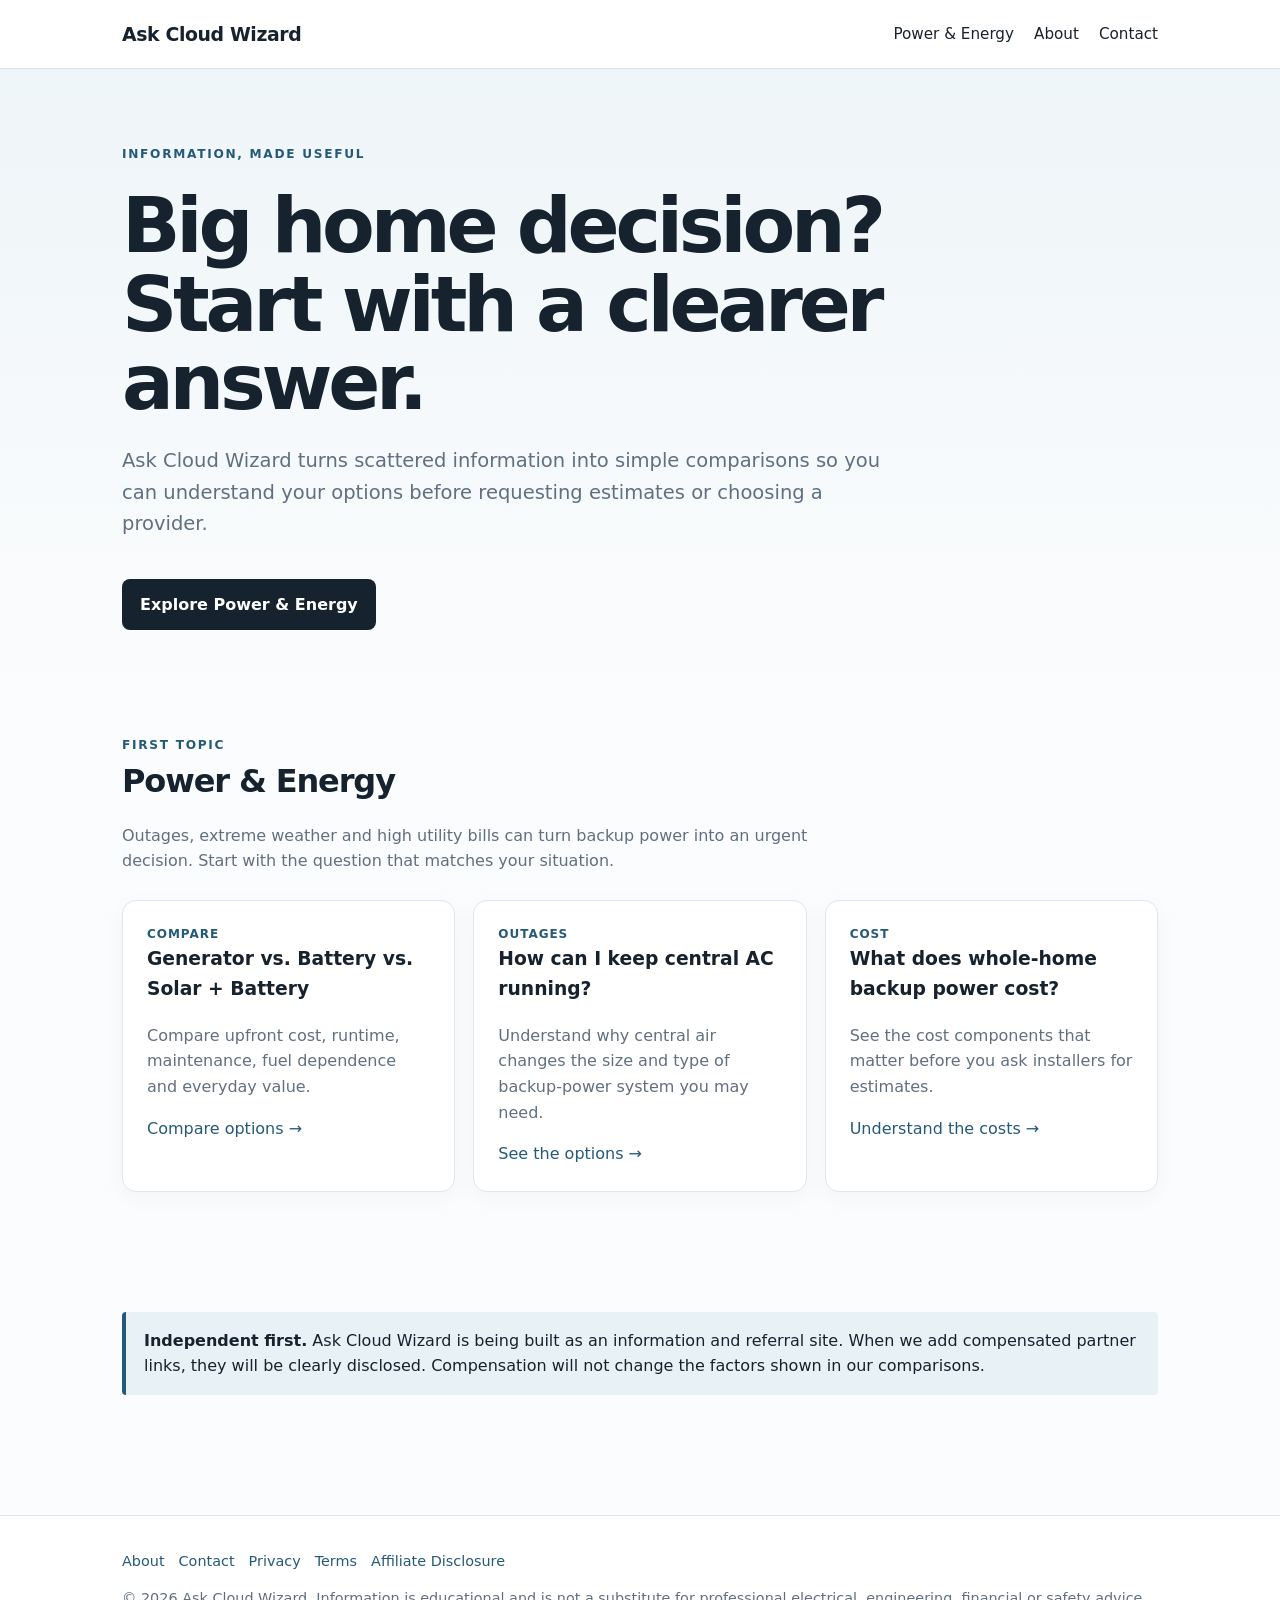
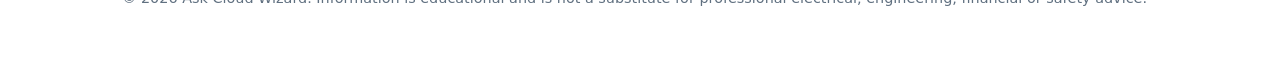
<file: index.html>
<!doctype html><html lang="en"><head><meta charset="utf-8"><meta name="viewport" content="width=device-width,initial-scale=1"><title>Ask Cloud Wizard | Clear answers for high-cost home decisions</title><meta name="description" content="Plain-English comparisons for home energy, backup power and other high-cost household decisions."><link rel="stylesheet" href="styles.css"></head><body><header><div class="wrap nav"><a class="brand" href="index.html">Ask Cloud Wizard</a><nav><a href="#power">Power & Energy</a><a href="about.html">About</a><a href="contact.html">Contact</a></nav></div></header><main><section class="hero"><div class="wrap"><div class="eyebrow">Information, made useful</div><h1>Big home decision? Start with a clearer answer.</h1><p class="lead">Ask Cloud Wizard turns scattered information into simple comparisons so you can understand your options before requesting estimates or choosing a provider.</p><a class="cta" href="#power">Explore Power & Energy</a></div></section><section id="power"><div class="wrap"><div class="eyebrow">First topic</div><h2>Power & Energy</h2><p class="sub">Outages, extreme weather and high utility bills can turn backup power into an urgent decision. Start with the question that matches your situation.</p><div class="grid"><article class="card"><div class="tag">Compare</div><h3>Generator vs. Battery vs. Solar + Battery</h3><p>Compare upfront cost, runtime, maintenance, fuel dependence and everyday value.</p><a href="generator-vs-battery.html">Compare options →</a></article><article class="card"><div class="tag">Outages</div><h3>How can I keep central AC running?</h3><p>Understand why central air changes the size and type of backup-power system you may need.</p><a href="run-ac-during-outage.html">See the options →</a></article><article class="card"><div class="tag">Cost</div><h3>What does whole-home backup power cost?</h3><p>See the cost components that matter before you ask installers for estimates.</p><a href="backup-power-cost.html">Understand the costs →</a></article></div></div></section><section><div class="wrap"><div class="notice"><strong>Independent first.</strong> Ask Cloud Wizard is being built as an information and referral site. When we add compensated partner links, they will be clearly disclosed. Compensation will not change the factors shown in our comparisons.</div></div></section></main><footer><div class="wrap"><div><a href="about.html">About</a><a href="contact.html">Contact</a><a href="privacy.html">Privacy</a><a href="terms.html">Terms</a><a href="affiliate-disclosure.html">Affiliate Disclosure</a></div><p>© 2026 Ask Cloud Wizard. Information is educational and is not a substitute for professional electrical, engineering, financial or safety advice.</p></div></footer></body></html>
</file>
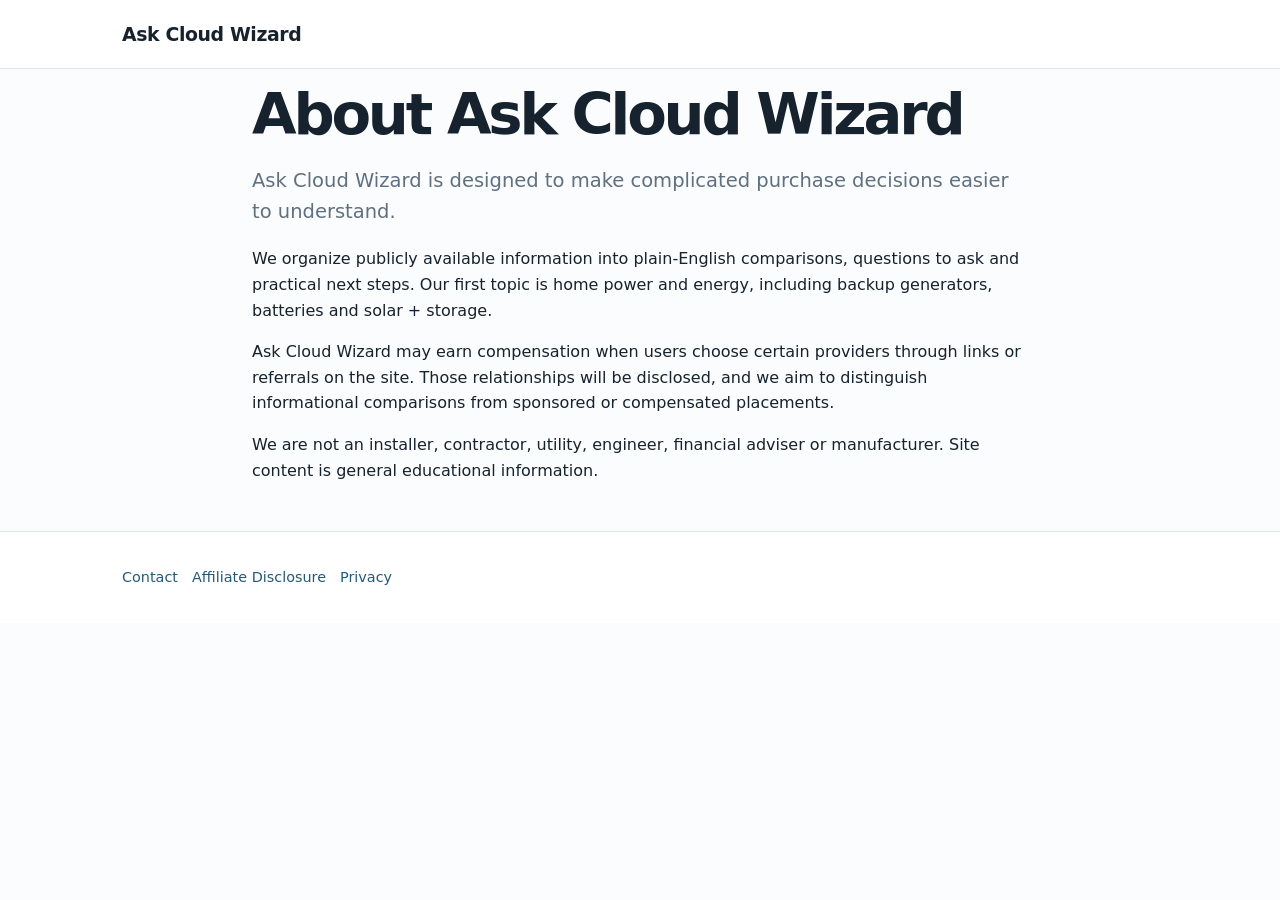
<file: about.html>
<!doctype html><html lang="en"><head><meta charset="utf-8"><meta name="viewport" content="width=device-width,initial-scale=1"><title>About | Ask Cloud Wizard</title><link rel="stylesheet" href="styles.css"></head><body><header><div class="wrap nav"><a class="brand" href="index.html">Ask Cloud Wizard</a></div></header><main class="wrap article"><h1>About Ask Cloud Wizard</h1><p class="lead">Ask Cloud Wizard is designed to make complicated purchase decisions easier to understand.</p><p>We organize publicly available information into plain-English comparisons, questions to ask and practical next steps. Our first topic is home power and energy, including backup generators, batteries and solar + storage.</p><p>Ask Cloud Wizard may earn compensation when users choose certain providers through links or referrals on the site. Those relationships will be disclosed, and we aim to distinguish informational comparisons from sponsored or compensated placements.</p><p>We are not an installer, contractor, utility, engineer, financial adviser or manufacturer. Site content is general educational information.</p></main><footer><div class="wrap"><a href="contact.html">Contact</a><a href="affiliate-disclosure.html">Affiliate Disclosure</a><a href="privacy.html">Privacy</a></div></footer></body></html>
</file>
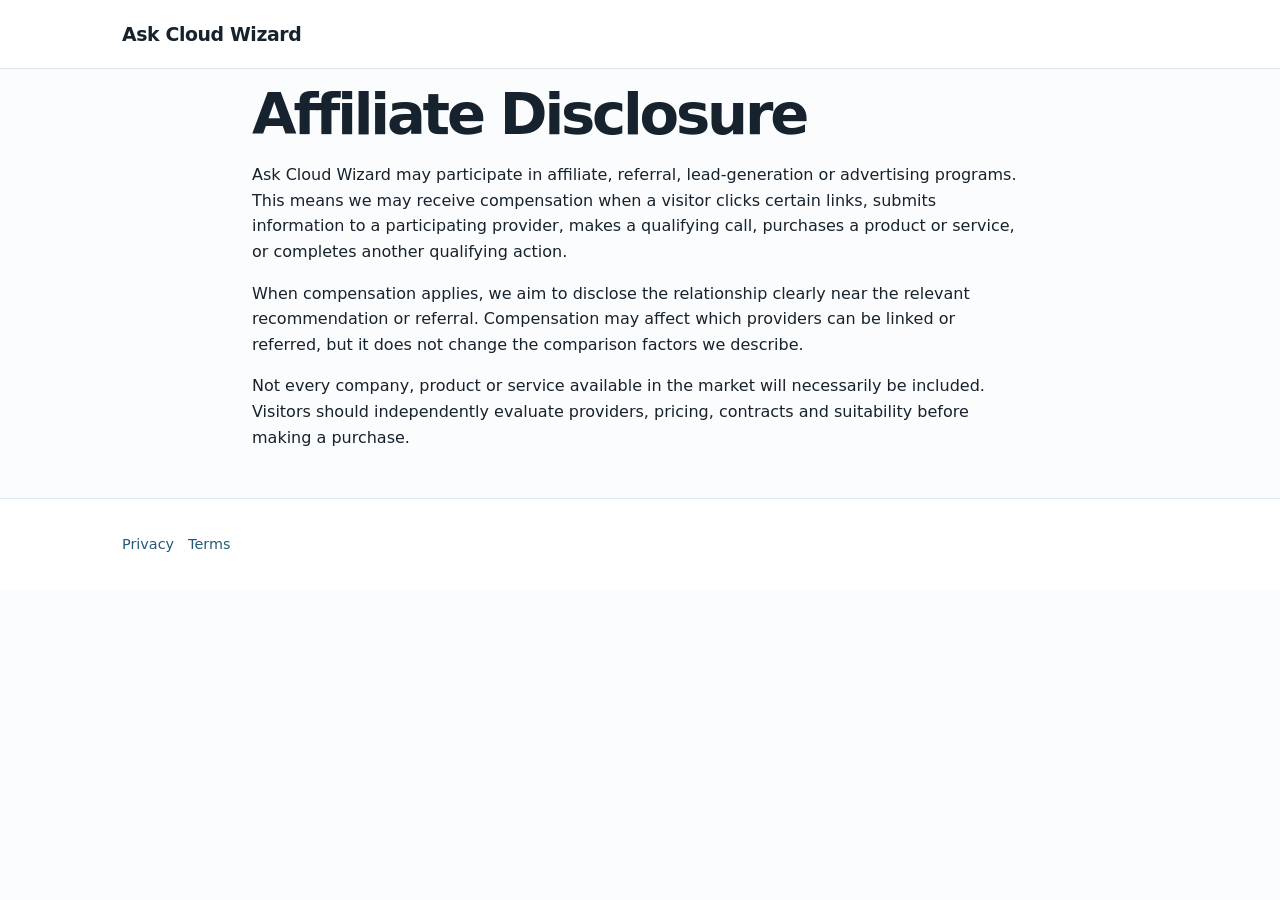
<file: affiliate-disclosure.html>
<!doctype html><html lang="en"><head><meta charset="utf-8"><meta name="viewport" content="width=device-width,initial-scale=1"><title>Affiliate Disclosure | Ask Cloud Wizard</title><link rel="stylesheet" href="styles.css"></head><body><header><div class="wrap nav"><a class="brand" href="index.html">Ask Cloud Wizard</a></div></header><main class="wrap article"><h1>Affiliate Disclosure</h1><p>Ask Cloud Wizard may participate in affiliate, referral, lead-generation or advertising programs. This means we may receive compensation when a visitor clicks certain links, submits information to a participating provider, makes a qualifying call, purchases a product or service, or completes another qualifying action.</p><p>When compensation applies, we aim to disclose the relationship clearly near the relevant recommendation or referral. Compensation may affect which providers can be linked or referred, but it does not change the comparison factors we describe.</p><p>Not every company, product or service available in the market will necessarily be included. Visitors should independently evaluate providers, pricing, contracts and suitability before making a purchase.</p></main><footer><div class="wrap"><a href="privacy.html">Privacy</a><a href="terms.html">Terms</a></div></footer></body></html>
</file>
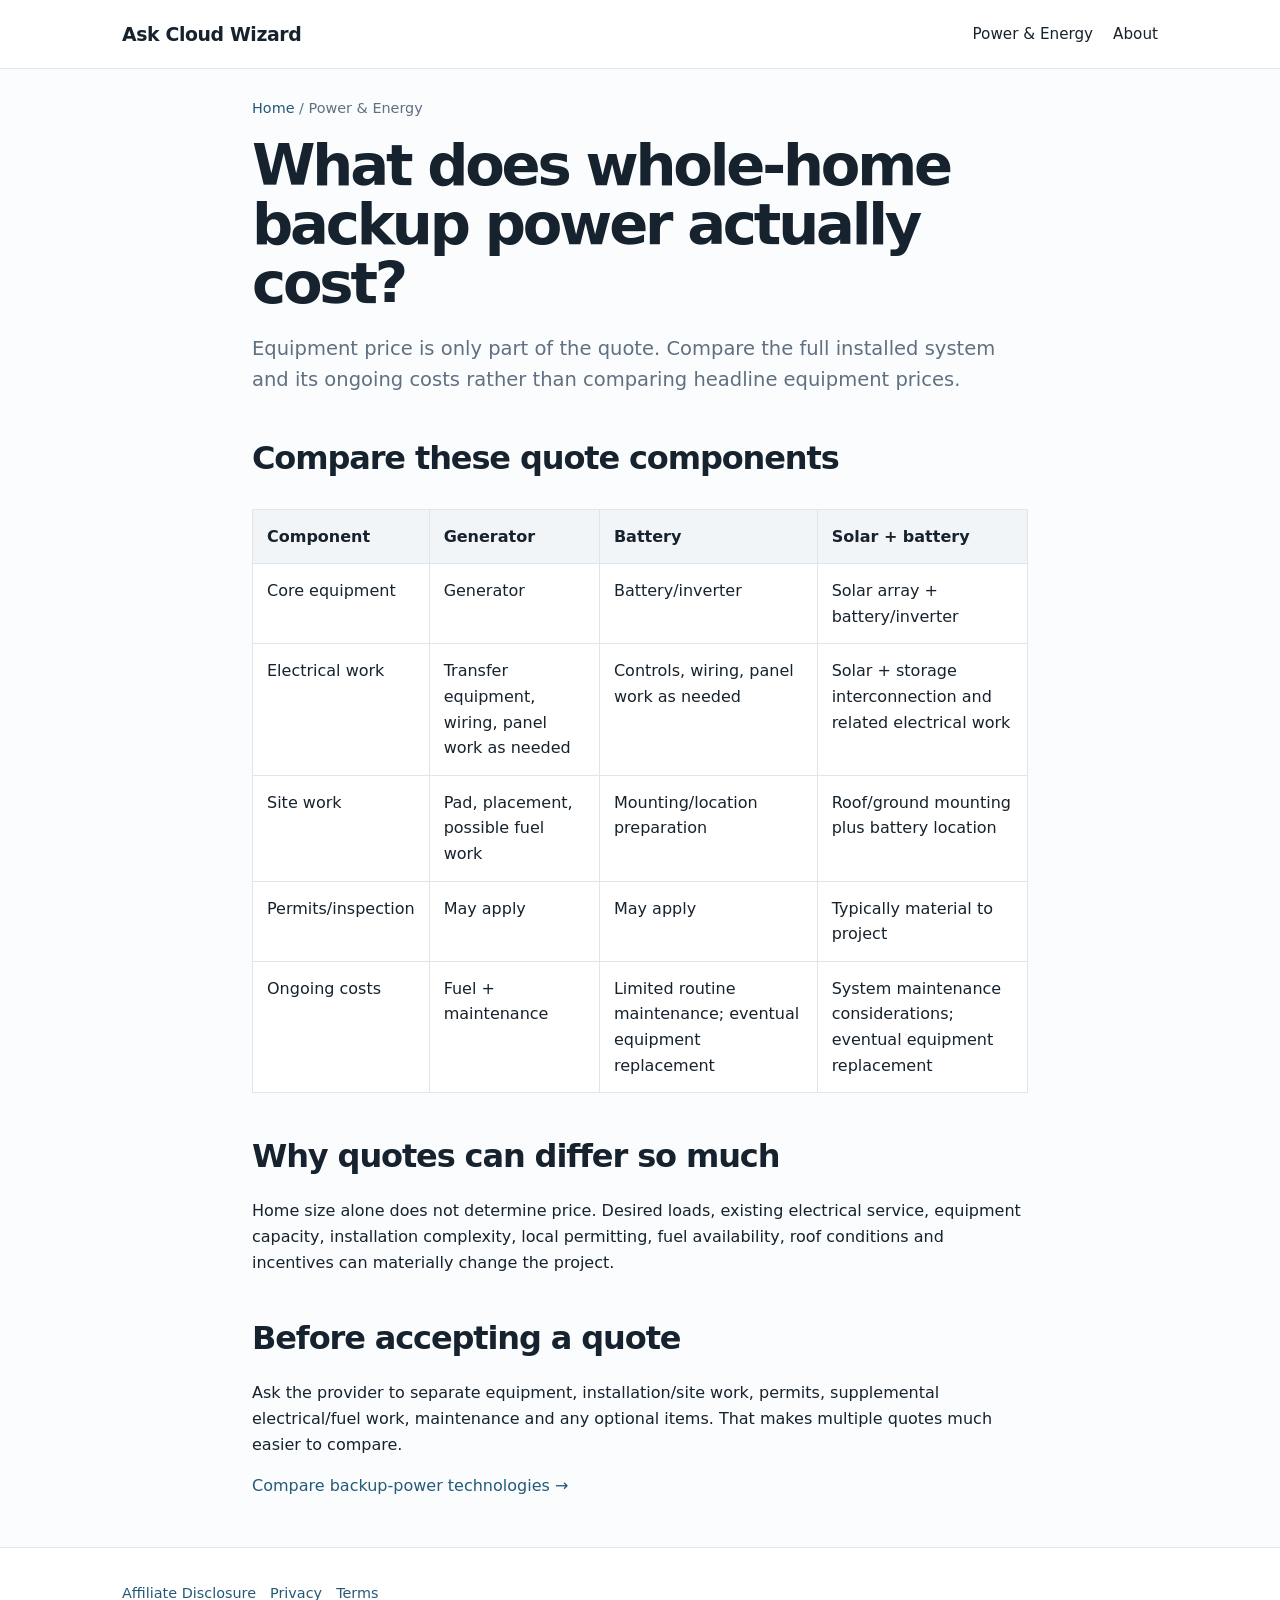
<file: backup-power-cost.html>
<!doctype html><html lang="en"><head><meta charset="utf-8"><meta name="viewport" content="width=device-width,initial-scale=1"><title>Whole-Home Backup Power Cost Guide | Ask Cloud Wizard</title><meta name="description" content="Understand the components that determine generator, battery and solar-plus-battery installation cost."><link rel="stylesheet" href="styles.css"></head><body><header><div class="wrap nav"><a class="brand" href="index.html">Ask Cloud Wizard</a><nav><a href="index.html#power">Power & Energy</a><a href="about.html">About</a></nav></div></header><main class="wrap article"><div class="breadcrumbs"><a href="index.html">Home</a> / Power & Energy</div><h1>What does whole-home backup power actually cost?</h1><p class="lead">Equipment price is only part of the quote. Compare the full installed system and its ongoing costs rather than comparing headline equipment prices.</p><h2>Compare these quote components</h2><table class="compare"><tr><th>Component</th><th>Generator</th><th>Battery</th><th>Solar + battery</th></tr><tr><td>Core equipment</td><td>Generator</td><td>Battery/inverter</td><td>Solar array + battery/inverter</td></tr><tr><td>Electrical work</td><td>Transfer equipment, wiring, panel work as needed</td><td>Controls, wiring, panel work as needed</td><td>Solar + storage interconnection and related electrical work</td></tr><tr><td>Site work</td><td>Pad, placement, possible fuel work</td><td>Mounting/location preparation</td><td>Roof/ground mounting plus battery location</td></tr><tr><td>Permits/inspection</td><td>May apply</td><td>May apply</td><td>Typically material to project</td></tr><tr><td>Ongoing costs</td><td>Fuel + maintenance</td><td>Limited routine maintenance; eventual equipment replacement</td><td>System maintenance considerations; eventual equipment replacement</td></tr></table><h2>Why quotes can differ so much</h2><p>Home size alone does not determine price. Desired loads, existing electrical service, equipment capacity, installation complexity, local permitting, fuel availability, roof conditions and incentives can materially change the project.</p><h2>Before accepting a quote</h2><p>Ask the provider to separate equipment, installation/site work, permits, supplemental electrical/fuel work, maintenance and any optional items. That makes multiple quotes much easier to compare.</p><p><a href="generator-vs-battery.html">Compare backup-power technologies →</a></p></main><footer><div class="wrap"><a href="affiliate-disclosure.html">Affiliate Disclosure</a><a href="privacy.html">Privacy</a><a href="terms.html">Terms</a></div></footer></body></html>
</file>
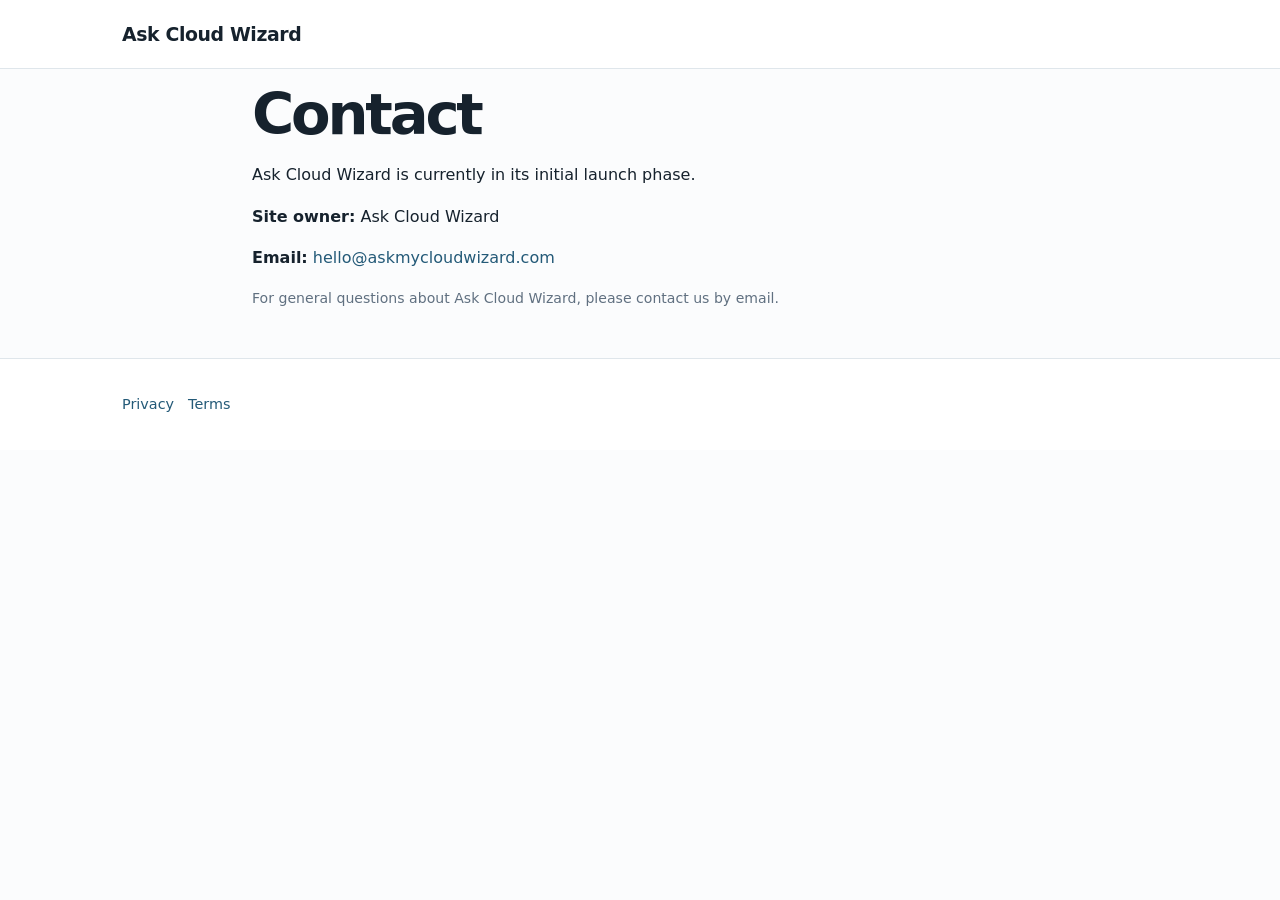
<file: contact.html>
<!doctype html><html lang="en"><head><meta charset="utf-8"><meta name="viewport" content="width=device-width,initial-scale=1"><title>Contact | Ask Cloud Wizard</title><link rel="stylesheet" href="styles.css"></head><body><header><div class="wrap nav"><a class="brand" href="index.html">Ask Cloud Wizard</a></div></header><main class="wrap article"><h1>Contact</h1><p>Ask Cloud Wizard is currently in its initial launch phase.</p><p><strong>Site owner:</strong> Ask Cloud Wizard</p><p><strong>Email:</strong> <a href="mailto:hello@askmycloudwizard.com">hello@askmycloudwizard.com</a></p><p class="small">For general questions about Ask Cloud Wizard, please contact us by email.</p></main><footer><div class="wrap"><a href="privacy.html">Privacy</a><a href="terms.html">Terms</a></div></footer></body></html>
</file>
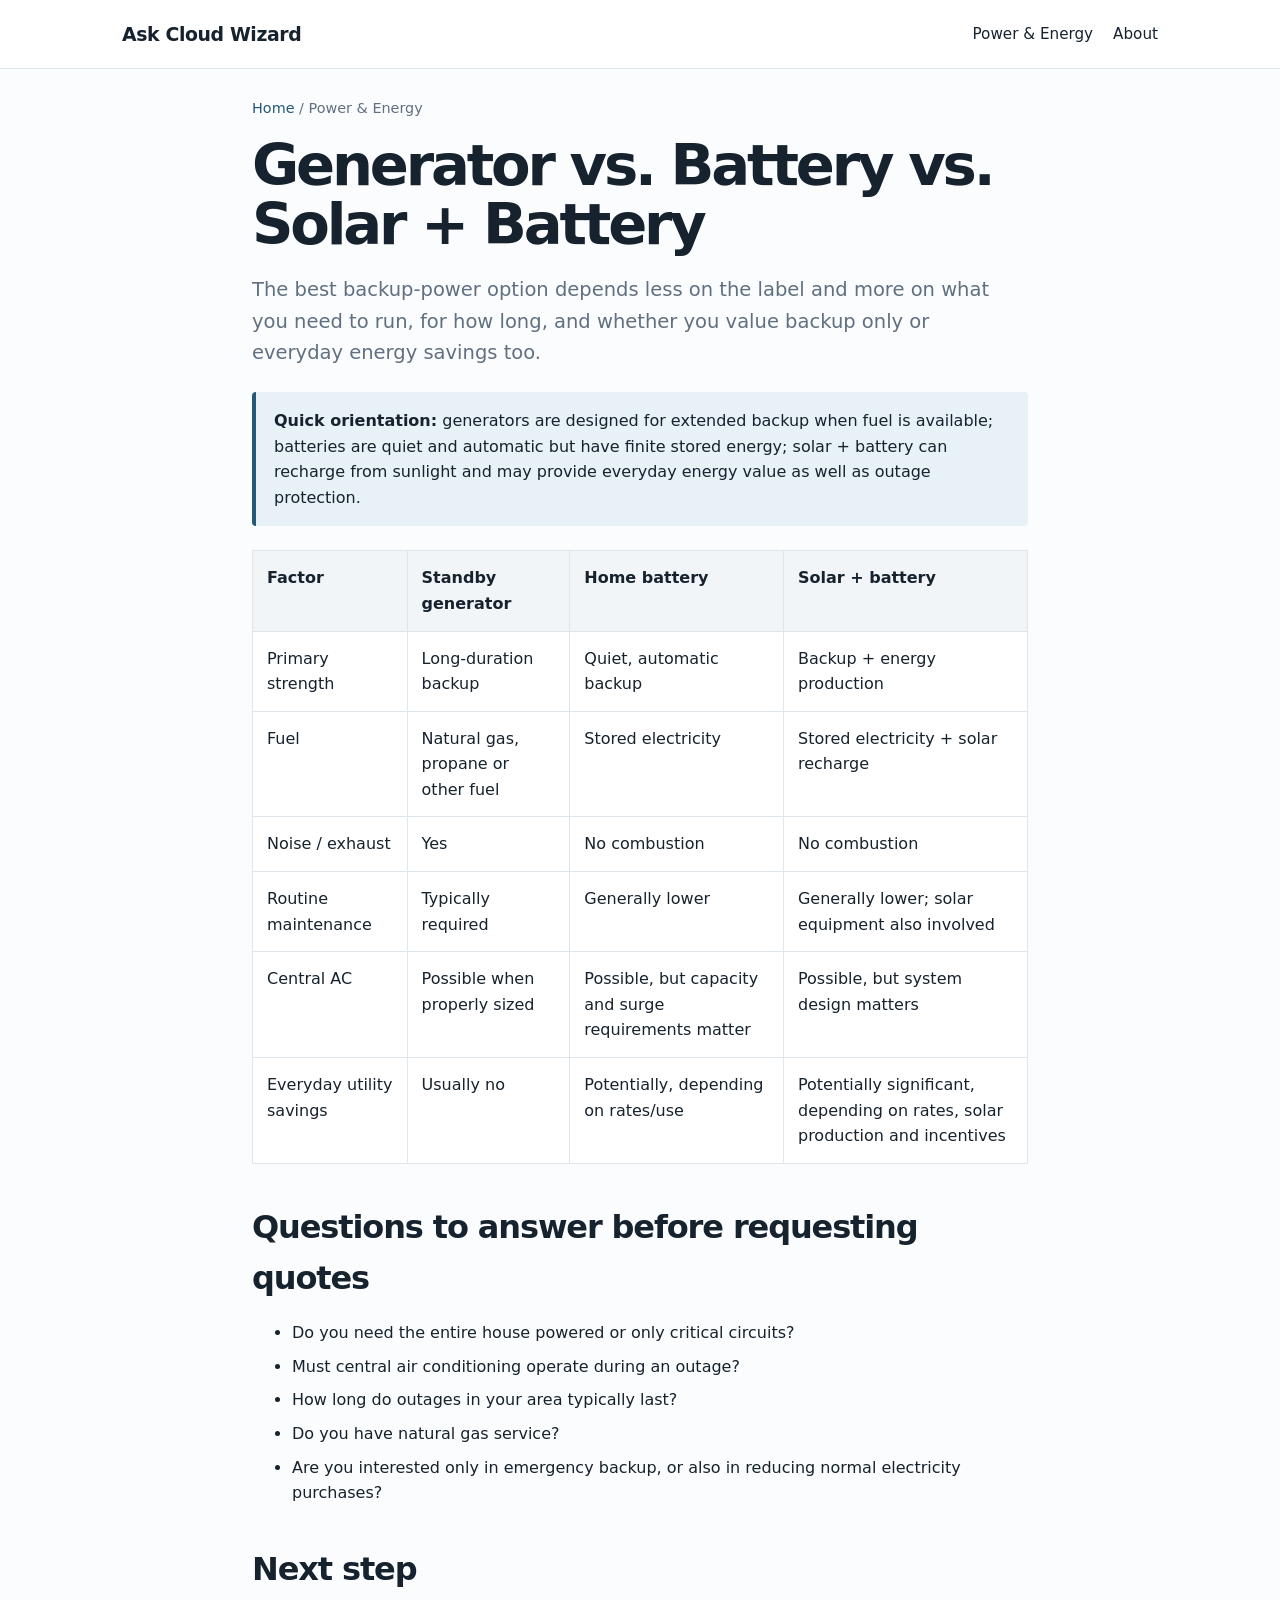
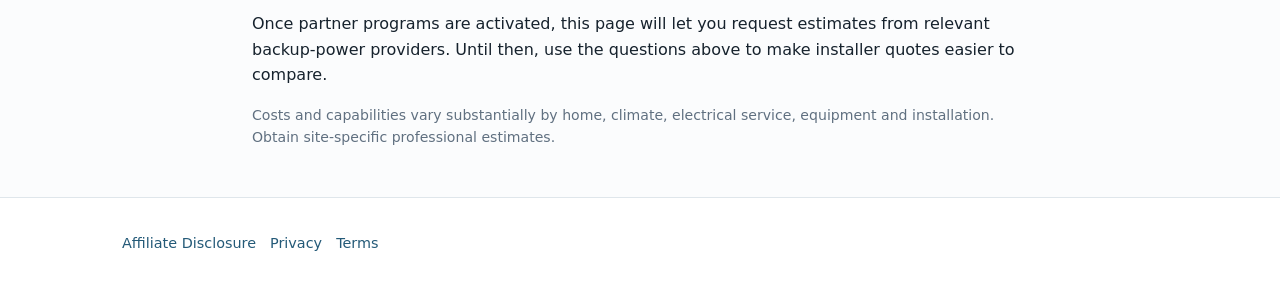
<file: generator-vs-battery.html>
<!doctype html><html lang="en"><head><meta charset="utf-8"><meta name="viewport" content="width=device-width,initial-scale=1"><title>Generator vs Battery vs Solar + Battery | Ask Cloud Wizard</title><meta name="description" content="A practical comparison of standby generators, home batteries, and solar plus battery for backup power."><link rel="stylesheet" href="styles.css"></head><body><header><div class="wrap nav"><a class="brand" href="index.html">Ask Cloud Wizard</a><nav><a href="index.html#power">Power & Energy</a><a href="about.html">About</a></nav></div></header><main class="wrap article"><div class="breadcrumbs"><a href="index.html">Home</a> / Power & Energy</div><h1>Generator vs. Battery vs. Solar + Battery</h1><p class="lead">The best backup-power option depends less on the label and more on what you need to run, for how long, and whether you value backup only or everyday energy savings too.</p><div class="notice"><strong>Quick orientation:</strong> generators are designed for extended backup when fuel is available; batteries are quiet and automatic but have finite stored energy; solar + battery can recharge from sunlight and may provide everyday energy value as well as outage protection.</div><table class="compare"><tr><th>Factor</th><th>Standby generator</th><th>Home battery</th><th>Solar + battery</th></tr><tr><td>Primary strength</td><td>Long-duration backup</td><td>Quiet, automatic backup</td><td>Backup + energy production</td></tr><tr><td>Fuel</td><td>Natural gas, propane or other fuel</td><td>Stored electricity</td><td>Stored electricity + solar recharge</td></tr><tr><td>Noise / exhaust</td><td>Yes</td><td>No combustion</td><td>No combustion</td></tr><tr><td>Routine maintenance</td><td>Typically required</td><td>Generally lower</td><td>Generally lower; solar equipment also involved</td></tr><tr><td>Central AC</td><td>Possible when properly sized</td><td>Possible, but capacity and surge requirements matter</td><td>Possible, but system design matters</td></tr><tr><td>Everyday utility savings</td><td>Usually no</td><td>Potentially, depending on rates/use</td><td>Potentially significant, depending on rates, solar production and incentives</td></tr></table><h2>Questions to answer before requesting quotes</h2><ul><li>Do you need the entire house powered or only critical circuits?</li><li>Must central air conditioning operate during an outage?</li><li>How long do outages in your area typically last?</li><li>Do you have natural gas service?</li><li>Are you interested only in emergency backup, or also in reducing normal electricity purchases?</li></ul><h2>Next step</h2><p>Once partner programs are activated, this page will let you request estimates from relevant backup-power providers. Until then, use the questions above to make installer quotes easier to compare.</p><p class="small">Costs and capabilities vary substantially by home, climate, electrical service, equipment and installation. Obtain site-specific professional estimates.</p></main><footer><div class="wrap"><a href="affiliate-disclosure.html">Affiliate Disclosure</a><a href="privacy.html">Privacy</a><a href="terms.html">Terms</a></div></footer></body></html>
</file>
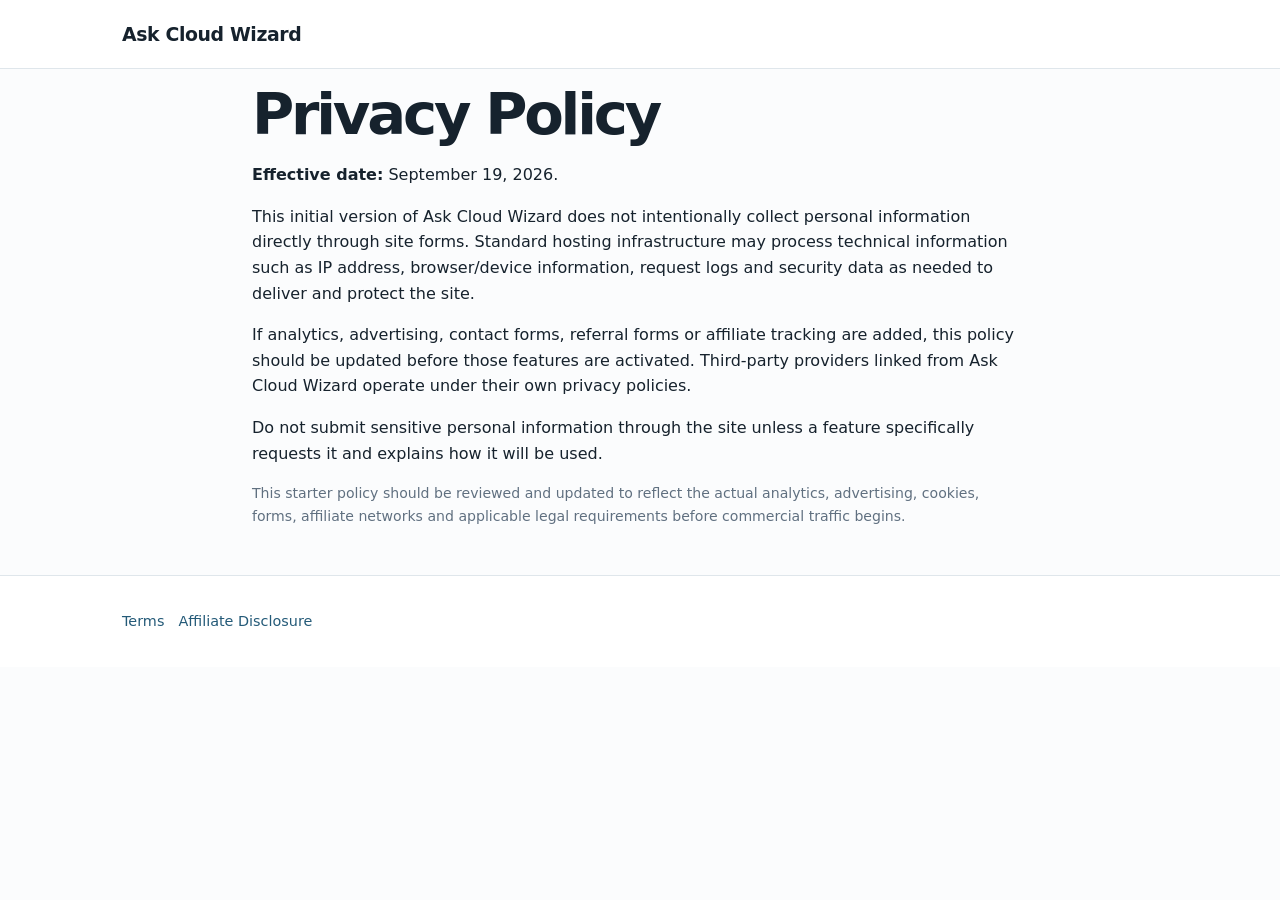
<file: privacy.html>
<!doctype html><html lang="en"><head><meta charset="utf-8"><meta name="viewport" content="width=device-width,initial-scale=1"><title>Privacy Policy | Ask Cloud Wizard</title><link rel="stylesheet" href="styles.css"></head><body><header><div class="wrap nav"><a class="brand" href="index.html">Ask Cloud Wizard</a></div></header><main class="wrap article"><h1>Privacy Policy</h1><p><strong>Effective date:</strong> September 19, 2026.</p><p>This initial version of Ask Cloud Wizard does not intentionally collect personal information directly through site forms. Standard hosting infrastructure may process technical information such as IP address, browser/device information, request logs and security data as needed to deliver and protect the site.</p><p>If analytics, advertising, contact forms, referral forms or affiliate tracking are added, this policy should be updated before those features are activated. Third-party providers linked from Ask Cloud Wizard operate under their own privacy policies.</p><p>Do not submit sensitive personal information through the site unless a feature specifically requests it and explains how it will be used.</p><p class="small">This starter policy should be reviewed and updated to reflect the actual analytics, advertising, cookies, forms, affiliate networks and applicable legal requirements before commercial traffic begins.</p></main><footer><div class="wrap"><a href="terms.html">Terms</a><a href="affiliate-disclosure.html">Affiliate Disclosure</a></div></footer></body></html>
</file>
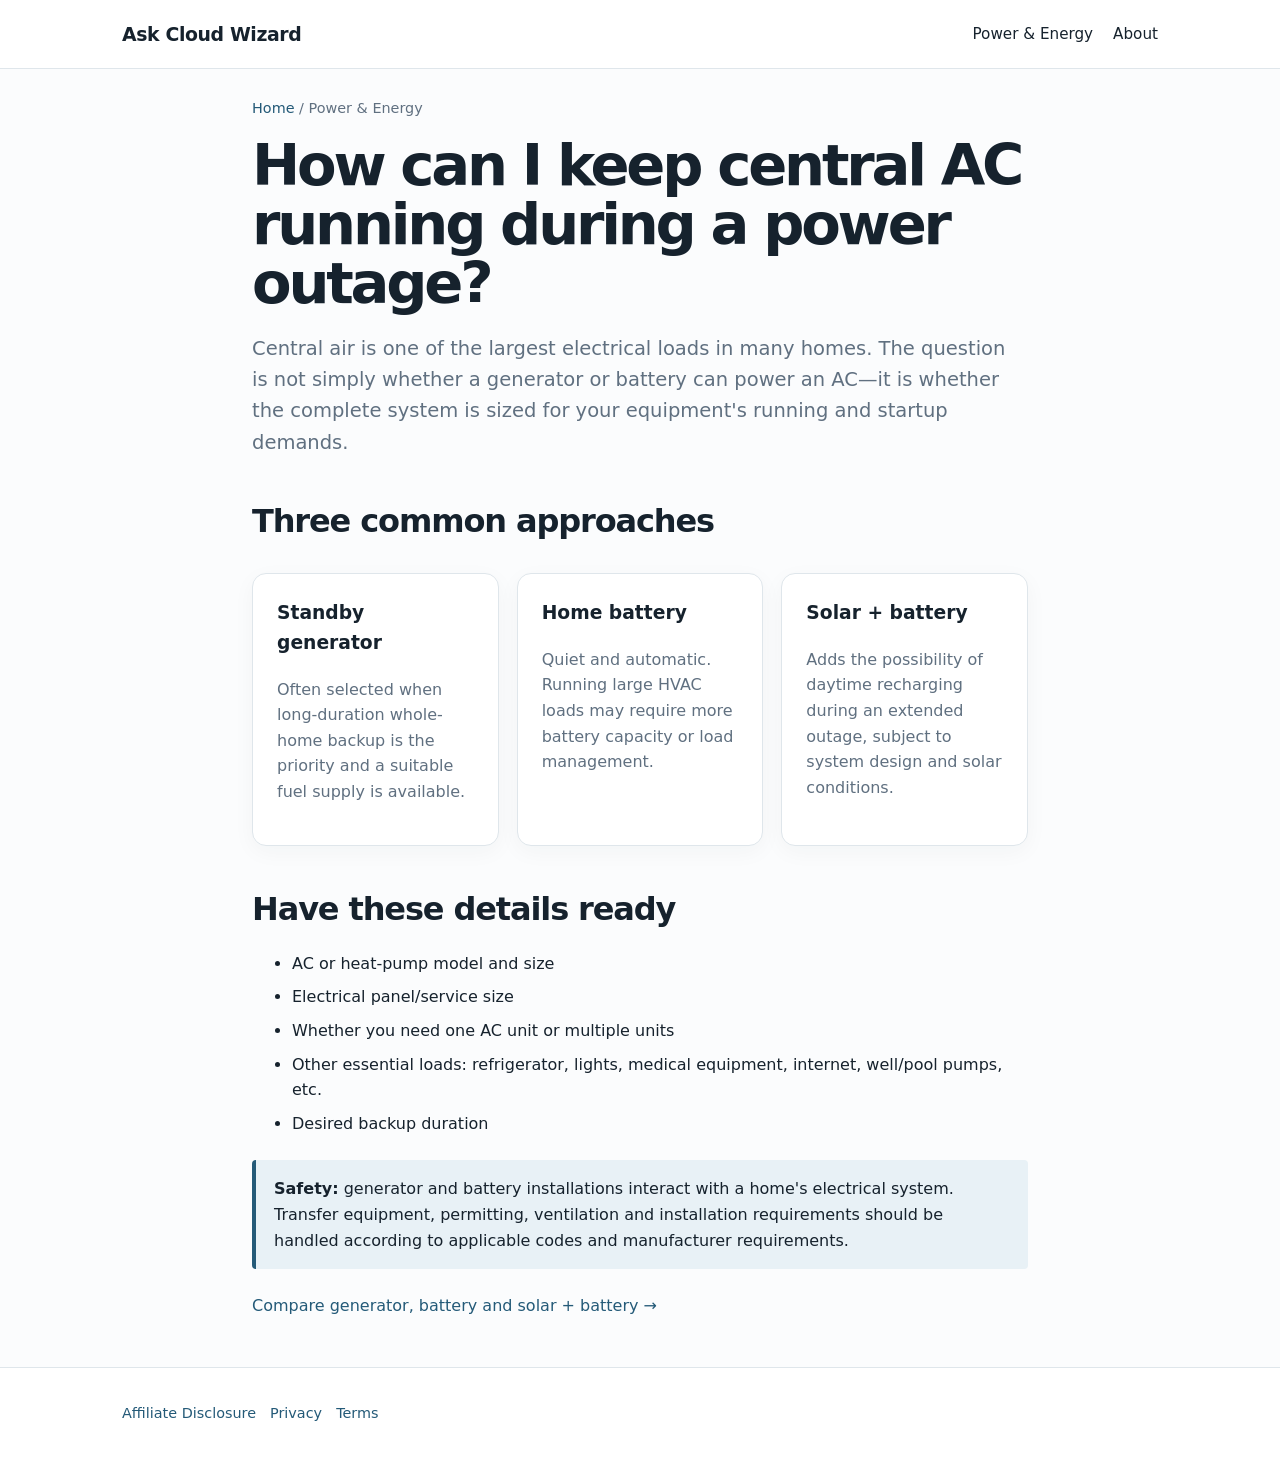
<file: run-ac-during-outage.html>
<!doctype html><html lang="en"><head><meta charset="utf-8"><meta name="viewport" content="width=device-width,initial-scale=1"><title>How to Keep Central AC Running During an Outage | Ask Cloud Wizard</title><meta name="description" content="What to consider when sizing backup power for central air conditioning during an outage."><link rel="stylesheet" href="styles.css"></head><body><header><div class="wrap nav"><a class="brand" href="index.html">Ask Cloud Wizard</a><nav><a href="index.html#power">Power & Energy</a><a href="about.html">About</a></nav></div></header><main class="wrap article"><div class="breadcrumbs"><a href="index.html">Home</a> / Power & Energy</div><h1>How can I keep central AC running during a power outage?</h1><p class="lead">Central air is one of the largest electrical loads in many homes. The question is not simply whether a generator or battery can power an AC—it is whether the complete system is sized for your equipment's running and startup demands.</p><h2>Three common approaches</h2><div class="grid"><div class="card"><h3>Standby generator</h3><p>Often selected when long-duration whole-home backup is the priority and a suitable fuel supply is available.</p></div><div class="card"><h3>Home battery</h3><p>Quiet and automatic. Running large HVAC loads may require more battery capacity or load management.</p></div><div class="card"><h3>Solar + battery</h3><p>Adds the possibility of daytime recharging during an extended outage, subject to system design and solar conditions.</p></div></div><h2>Have these details ready</h2><ul><li>AC or heat-pump model and size</li><li>Electrical panel/service size</li><li>Whether you need one AC unit or multiple units</li><li>Other essential loads: refrigerator, lights, medical equipment, internet, well/pool pumps, etc.</li><li>Desired backup duration</li></ul><div class="notice"><strong>Safety:</strong> generator and battery installations interact with a home's electrical system. Transfer equipment, permitting, ventilation and installation requirements should be handled according to applicable codes and manufacturer requirements.</div><p><a href="generator-vs-battery.html">Compare generator, battery and solar + battery →</a></p></main><footer><div class="wrap"><a href="affiliate-disclosure.html">Affiliate Disclosure</a><a href="privacy.html">Privacy</a><a href="terms.html">Terms</a></div></footer></body></html>
</file>
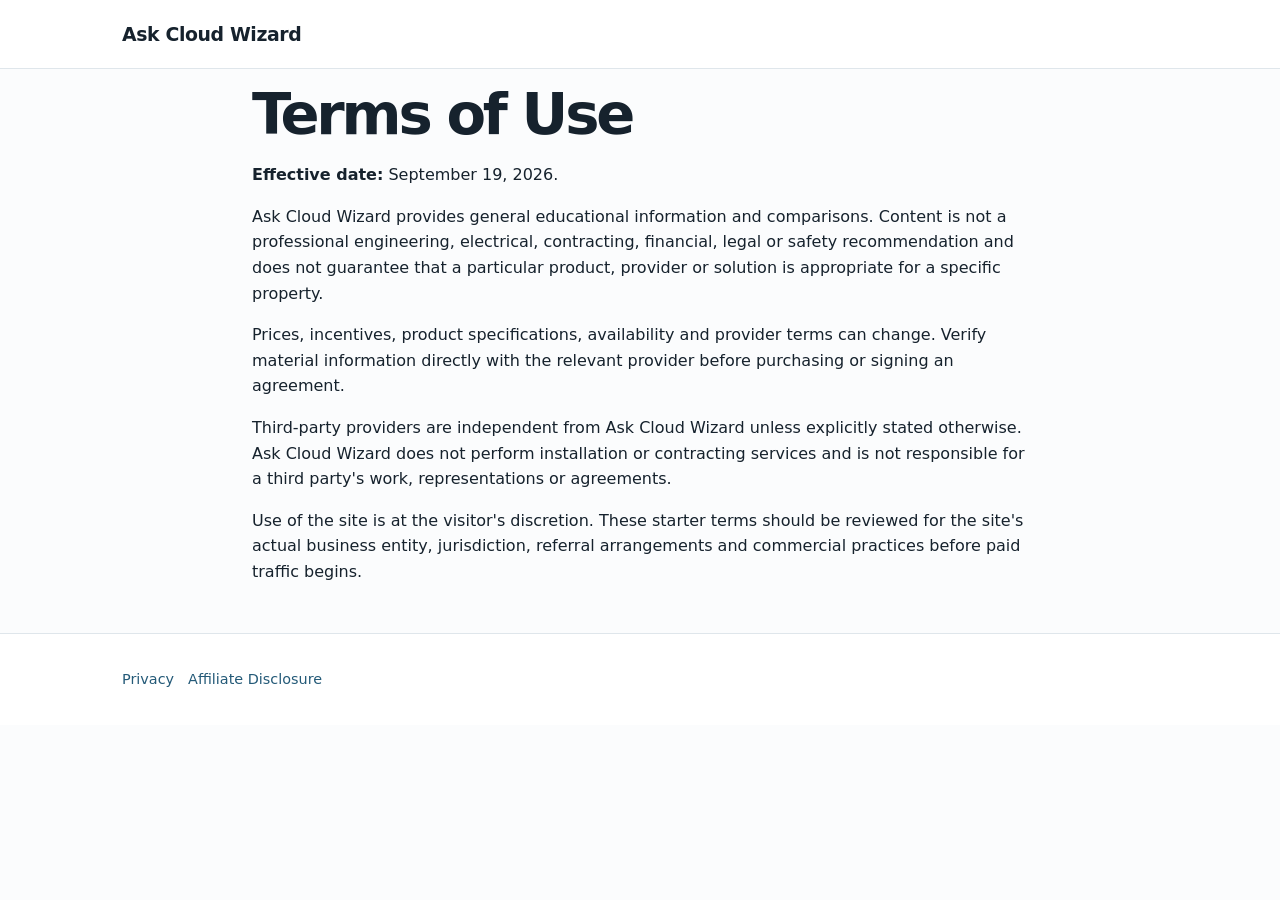
<file: terms.html>
<!doctype html><html lang="en"><head><meta charset="utf-8"><meta name="viewport" content="width=device-width,initial-scale=1"><title>Terms of Use | Ask Cloud Wizard</title><link rel="stylesheet" href="styles.css"></head><body><header><div class="wrap nav"><a class="brand" href="index.html">Ask Cloud Wizard</a></div></header><main class="wrap article"><h1>Terms of Use</h1><p><strong>Effective date:</strong> September 19, 2026.</p><p>Ask Cloud Wizard provides general educational information and comparisons. Content is not a professional engineering, electrical, contracting, financial, legal or safety recommendation and does not guarantee that a particular product, provider or solution is appropriate for a specific property.</p><p>Prices, incentives, product specifications, availability and provider terms can change. Verify material information directly with the relevant provider before purchasing or signing an agreement.</p><p>Third-party providers are independent from Ask Cloud Wizard unless explicitly stated otherwise. Ask Cloud Wizard does not perform installation or contracting services and is not responsible for a third party's work, representations or agreements.</p><p>Use of the site is at the visitor's discretion. These starter terms should be reviewed for the site's actual business entity, jurisdiction, referral arrangements and commercial practices before paid traffic begins.</p></main><footer><div class="wrap"><a href="privacy.html">Privacy</a><a href="affiliate-disclosure.html">Affiliate Disclosure</a></div></footer></body></html>
</file>
<file: styles.css>
:root{--ink:#16222d;--muted:#607080;--paper:#fbfcfd;--card:#fff;--line:#dfe6eb;--accent:#245a78;--accent2:#e8f1f6;--max:1080px}*{box-sizing:border-box}body{margin:0;font-family:Inter,ui-sans-serif,system-ui,-apple-system,BlinkMacSystemFont,"Segoe UI",sans-serif;color:var(--ink);background:var(--paper);line-height:1.6}a{color:var(--accent);text-decoration:none}a:hover{text-decoration:underline}.wrap{max-width:var(--max);margin:auto;padding:0 22px}header{background:#fff;border-bottom:1px solid var(--line);position:sticky;top:0;z-index:10}.nav{min-height:68px;display:flex;align-items:center;justify-content:space-between;gap:18px}.brand{font-weight:800;letter-spacing:-.02em;font-size:1.18rem;color:var(--ink)}nav a{margin-left:20px;color:var(--ink);font-size:.95rem}.hero{padding:76px 0 58px;background:linear-gradient(180deg,#eef5f8 0%,var(--paper) 100%)}.eyebrow{text-transform:uppercase;letter-spacing:.14em;font-size:.76rem;font-weight:800;color:var(--accent)}h1{font-size:clamp(2.4rem,6vw,4.8rem);line-height:1.02;letter-spacing:-.055em;max-width:850px;margin:.3em 0}.lead{font-size:1.22rem;color:var(--muted);max-width:760px}.cta{display:inline-block;margin-top:20px;padding:13px 18px;background:var(--ink);color:#fff;border-radius:8px;font-weight:700}.cta:hover{text-decoration:none;opacity:.92}section{padding:48px 0}h2{font-size:2rem;letter-spacing:-.035em;margin:0 0 12px}h3{margin-top:0}.sub{color:var(--muted);max-width:720px}.grid{display:grid;grid-template-columns:repeat(3,1fr);gap:18px;margin-top:26px}.card{background:var(--card);border:1px solid var(--line);border-radius:14px;padding:24px;box-shadow:0 6px 22px rgba(20,40,55,.04)}.card p{color:var(--muted)}.tag{font-size:.75rem;font-weight:800;text-transform:uppercase;letter-spacing:.08em;color:var(--accent)}.compare{width:100%;border-collapse:collapse;background:#fff;margin:24px 0}.compare th,.compare td{padding:14px;border:1px solid var(--line);text-align:left;vertical-align:top}.compare th{background:#f1f5f7}.notice{background:var(--accent2);border-left:4px solid var(--accent);padding:16px 18px;margin:24px 0;border-radius:4px}.article{max-width:820px}.article h1{font-size:clamp(2.1rem,5vw,3.6rem)}.article h2{margin-top:38px}.article li{margin-bottom:8px}.breadcrumbs{font-size:.9rem;color:var(--muted);padding-top:28px}footer{border-top:1px solid var(--line);background:#fff;padding:34px 0;margin-top:48px;font-size:.9rem;color:var(--muted)}footer a{margin-right:14px}.small{font-size:.88rem;color:var(--muted)}@media(max-width:760px){.grid{grid-template-columns:1fr}.nav nav{display:none}.hero{padding-top:52px}.compare{font-size:.9rem}}
</file>
